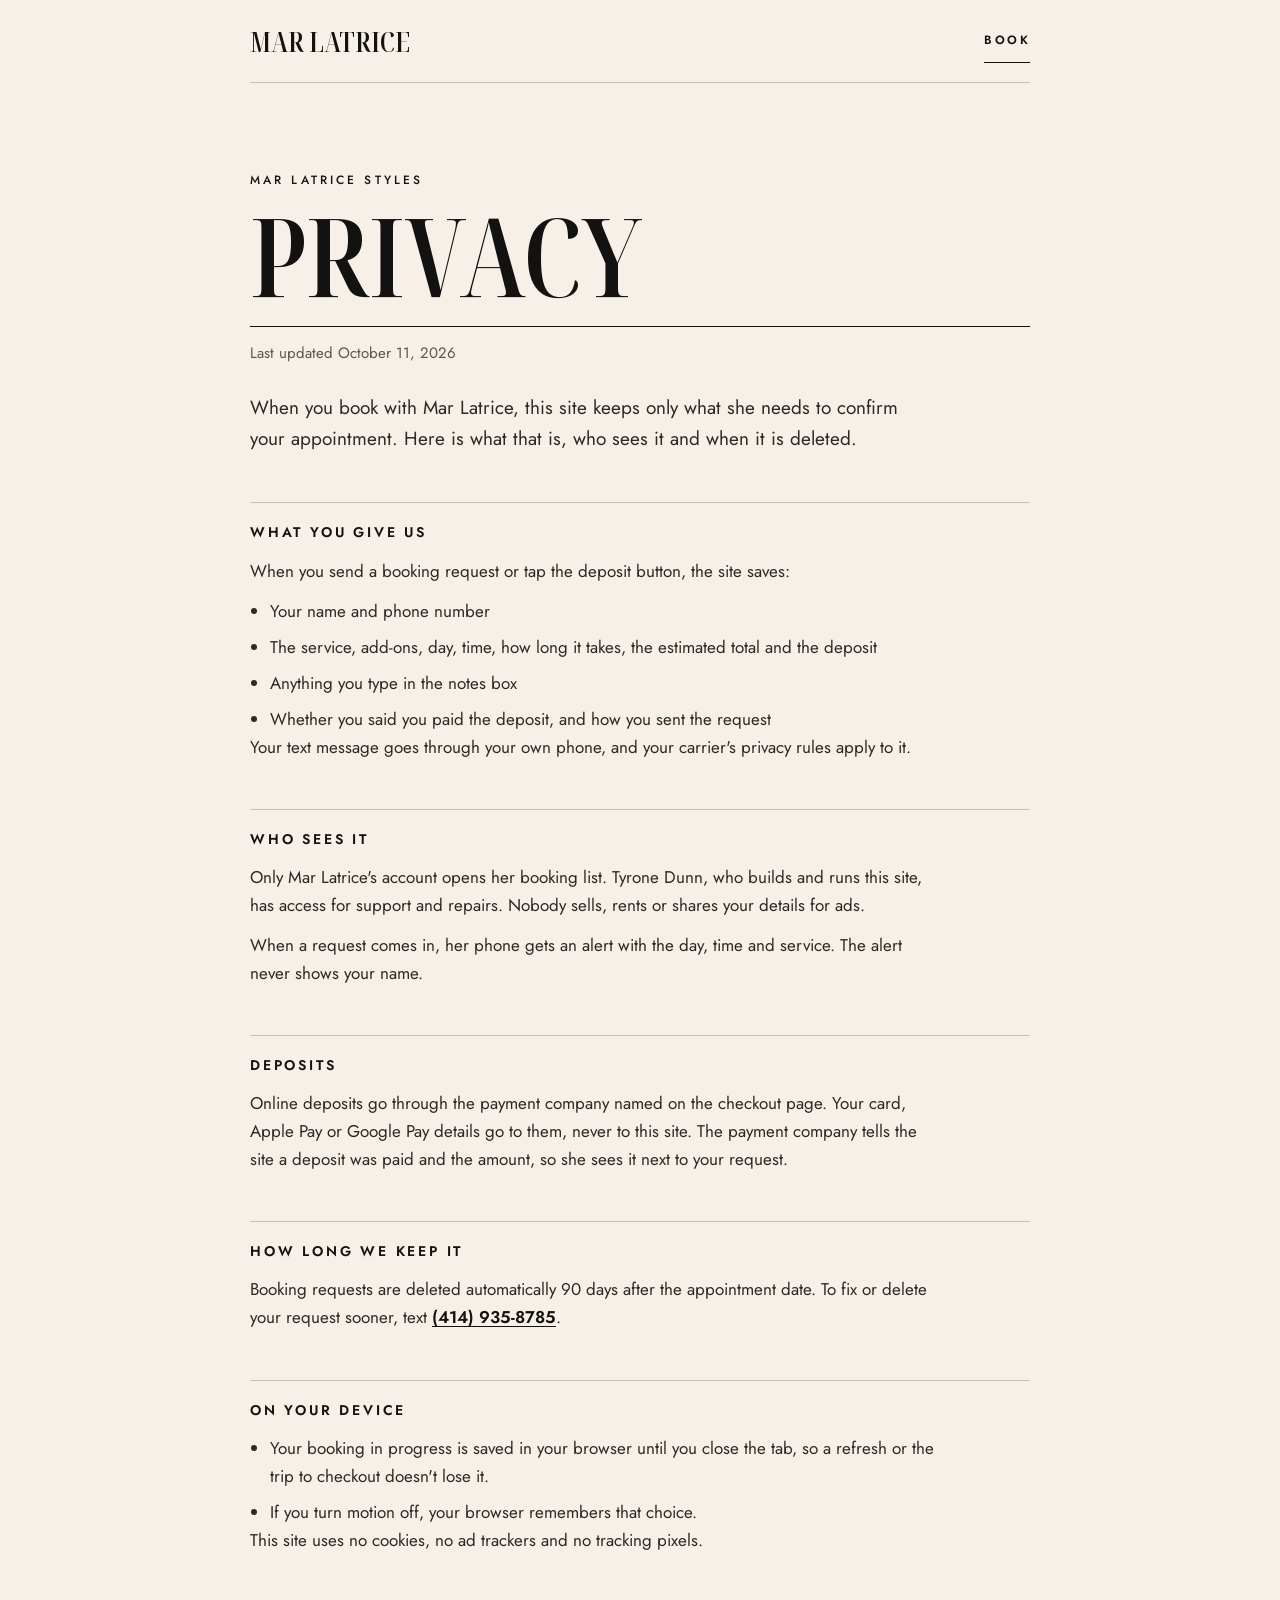
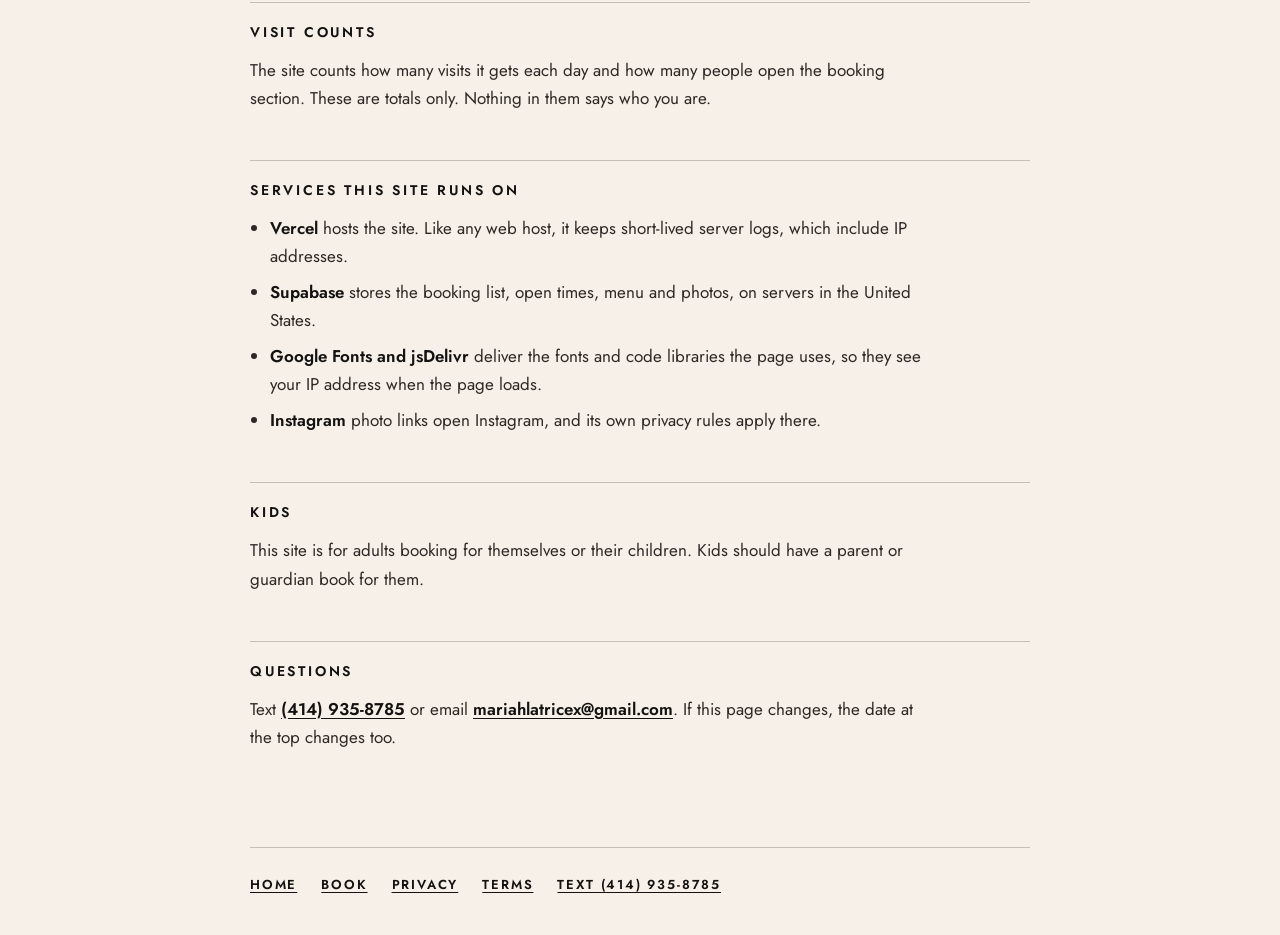
<file: privacy.html>
<!doctype html>
<html lang="en">
<head>
<meta charset="utf-8">
<meta name="viewport" content="width=device-width, initial-scale=1">
<title>Privacy | Mar Latrice Styles</title>
<meta name="description" content="What Mar Latrice Styles collects when you book, who sees it and when it is deleted.">
<link rel="canonical" href="https://mariahhairpage.vercel.app/privacy.html">
<meta name="theme-color" content="#F6F0E8">
<link rel="icon" href="img/logo.png" type="image/png">
<link rel="apple-touch-icon" href="img/icon-180.png">
<link rel="preconnect" href="https://fonts.googleapis.com">
<link rel="preconnect" href="https://fonts.gstatic.com" crossorigin>
<link rel="stylesheet" href="https://fonts.googleapis.com/css2?family=Jost:wght@400;500;600&family=Noto+Serif+Display:wdth,wght@62.5..100,400..800&display=swap">
<script>try{if(localStorage.getItem('ml-motion')==='off')document.documentElement.classList.add('rm')}catch(e){}</script>
<style>
*{box-sizing:border-box;margin:0}
html{background:#F6F0E8;color:#2E2925;-webkit-text-size-adjust:100%}
body{font:400 17px/1.65 'Jost',system-ui,sans-serif;-webkit-font-smoothing:antialiased;padding:0 20px}
.top{display:flex;align-items:center;justify-content:space-between;gap:16px;max-width:780px;margin:0 auto;padding:18px 0;border-bottom:1px solid rgba(20,18,16,.22)}
.top a{color:#141210;text-decoration:none;min-height:44px;display:inline-flex;align-items:center}
.mark{font-family:'Noto Serif Display',Didot,serif;font-stretch:62.5%;font-weight:600;font-size:28px;text-transform:uppercase}
.top .bk{font-size:12px;font-weight:600;letter-spacing:.2em;text-transform:uppercase;border-bottom:1.5px solid #141210}
main{max-width:780px;margin:0 auto;padding:clamp(40px,8vw,88px) 0 96px}
.k{display:block;font-size:12px;letter-spacing:.26em;text-transform:uppercase;color:#141210;margin-bottom:14px;font-weight:500}
h1{font-family:'Noto Serif Display',Didot,serif;font-stretch:62.5%;font-weight:600;font-size:clamp(56px,11vw,110px);line-height:.9;text-transform:uppercase;color:#141210}
.rule{border:0;border-top:1.5px solid #141210;margin:22px 0 0;transform-origin:left;animation:draw 1s cubic-bezier(.77,0,.175,1) .2s both}
@keyframes draw{from{transform:scaleX(0)}to{transform:none}}
.upd{margin-top:14px;color:#5F554B;font-size:15px}
.lead{margin-top:26px;font-size:19px;max-width:36em;color:#2E2925}
h2{font-family:'Jost',sans-serif;font-size:14px;font-weight:600;letter-spacing:.2em;text-transform:uppercase;color:#141210;margin-top:48px;padding-top:18px;border-top:1px solid rgba(20,18,16,.22)}
p,li{color:#2E2925;max-width:40em}
h2 + p,h2 + ul{margin-top:12px}
p + p{margin-top:12px}
ul{padding-left:20px;margin-top:12px}
li + li{margin-top:8px}
b{color:#141210;font-weight:600}
a{color:#141210;font-weight:600;text-underline-offset:3px}
a:focus-visible{outline:2px solid #141210;outline-offset:3px}
.r{opacity:0;transform:translateY(18px);animation:up .8s cubic-bezier(.16,1,.3,1) forwards}
.r:nth-child(2){animation-delay:.06s}.r:nth-child(3){animation-delay:.12s}.r:nth-child(4){animation-delay:.18s}
@keyframes up{to{opacity:1;transform:none}}
.rm .r,.rm .rule{opacity:1;transform:none;animation:none}
.foot{max-width:780px;margin:0 auto;padding:26px 0 40px;border-top:1px solid rgba(20,18,16,.22);display:flex;flex-wrap:wrap;gap:8px 24px;font-size:13px;letter-spacing:.14em;text-transform:uppercase}
</style>
</head>
<body>
<header class="top"><a class="mark" href="/">Mar Latrice</a><a class="bk" href="/#book">Book</a></header>
<main>
<span class="k r">Mar Latrice Styles</span>
<h1 class="r">Privacy</h1>
<hr class="rule">
<p class="upd r">Last updated October 11, 2026</p>
<p class="lead r">When you book with Mar Latrice, this site keeps only what she needs to confirm your appointment. Here is what that is, who sees it and when it is deleted.</p>

<h2>What you give us</h2>
<p>When you send a booking request or tap the deposit button, the site saves:</p>
<ul>
<li>Your name and phone number</li>
<li>The service, add-ons, day, time, how long it takes, the estimated total and the deposit</li>
<li>Anything you type in the notes box</li>
<li>Whether you said you paid the deposit, and how you sent the request</li>
</ul>
<p>Your text message goes through your own phone, and your carrier's privacy rules apply to it.</p>

<h2>Who sees it</h2>
<p>Only Mar Latrice's account opens her booking list. Tyrone Dunn, who builds and runs this site, has access for support and repairs. Nobody sells, rents or shares your details for ads.</p>
<p>When a request comes in, her phone gets an alert with the day, time and service. The alert never shows your name.</p>

<h2>Deposits</h2>
<p>Online deposits go through the payment company named on the checkout page. Your card, Apple Pay or Google Pay details go to them, never to this site. The payment company tells the site a deposit was paid and the amount, so she sees it next to your request.</p>

<h2>How long we keep it</h2>
<p>Booking requests are deleted automatically 90 days after the appointment date. To fix or delete your request sooner, text <a href="sms:+14149358785">(414) 935-8785</a>.</p>

<h2>On your device</h2>
<ul>
<li>Your booking in progress is saved in your browser until you close the tab, so a refresh or the trip to checkout doesn't lose it.</li>
<li>If you turn motion off, your browser remembers that choice.</li>
</ul>
<p>This site uses no cookies, no ad trackers and no tracking pixels.</p>

<h2>Visit counts</h2>
<p>The site counts how many visits it gets each day and how many people open the booking section. These are totals only. Nothing in them says who you are.</p>

<h2>Services this site runs on</h2>
<ul>
<li><b>Vercel</b> hosts the site. Like any web host, it keeps short-lived server logs, which include IP addresses.</li>
<li><b>Supabase</b> stores the booking list, open times, menu and photos, on servers in the United States.</li>
<li><b>Google Fonts and jsDelivr</b> deliver the fonts and code libraries the page uses, so they see your IP address when the page loads.</li>
<li><b>Instagram</b> photo links open Instagram, and its own privacy rules apply there.</li>
</ul>

<h2>Kids</h2>
<p>This site is for adults booking for themselves or their children. Kids should have a parent or guardian book for them.</p>

<h2>Questions</h2>
<p>Text <a href="sms:+14149358785">(414) 935-8785</a> or email <a href="mailto:mariahlatricex@gmail.com">mariahlatricex@gmail.com</a>. If this page changes, the date at the top changes too.</p>
</main>
<footer class="foot"><a href="/">Home</a><a href="/#book">Book</a><a href="/privacy.html">Privacy</a><a href="/terms.html">Terms</a><a href="sms:+14149358785">Text (414) 935-8785</a></footer>
</body>
</html>
</file>
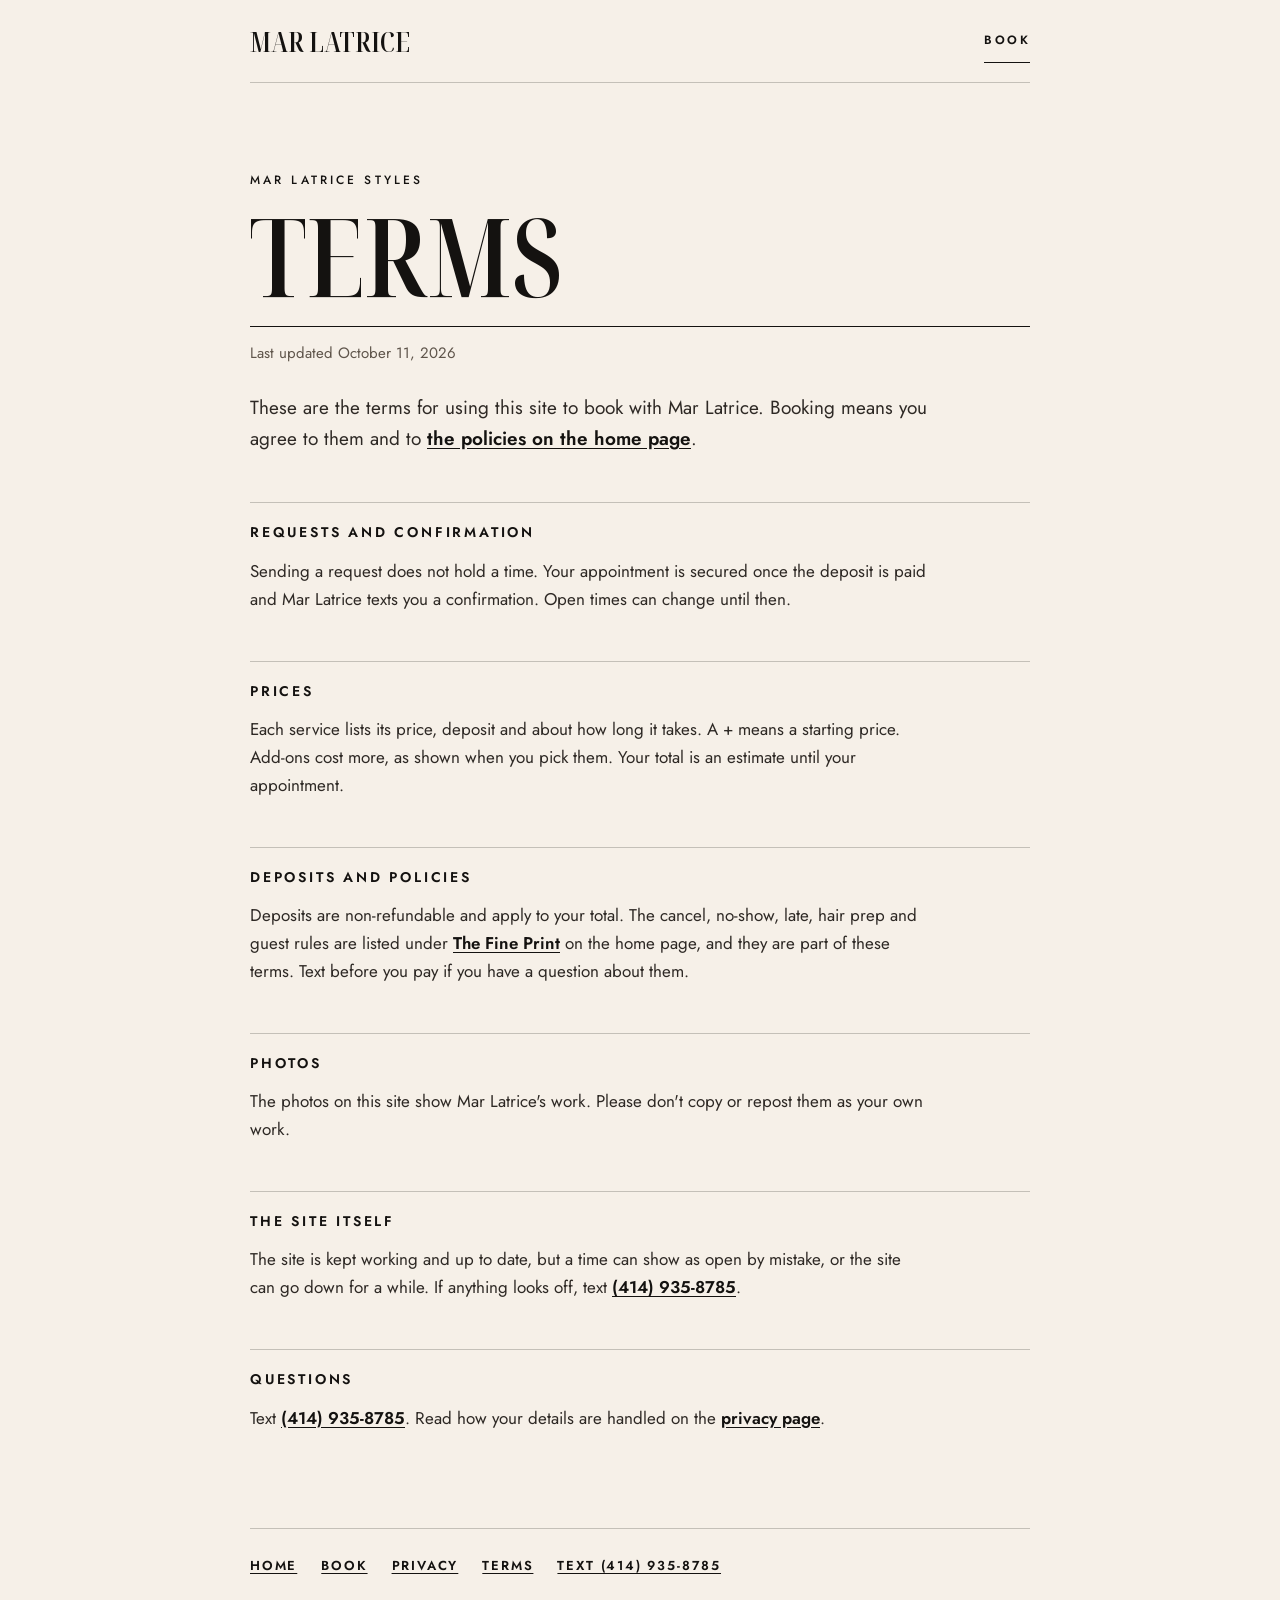
<file: terms.html>
<!doctype html>
<html lang="en">
<head>
<meta charset="utf-8">
<meta name="viewport" content="width=device-width, initial-scale=1">
<title>Terms | Mar Latrice Styles</title>
<meta name="description" content="The terms for booking with Mar Latrice Styles.">
<link rel="canonical" href="https://mariahhairpage.vercel.app/terms.html">
<meta name="theme-color" content="#F6F0E8">
<link rel="icon" href="img/logo.png" type="image/png">
<link rel="apple-touch-icon" href="img/icon-180.png">
<link rel="preconnect" href="https://fonts.googleapis.com">
<link rel="preconnect" href="https://fonts.gstatic.com" crossorigin>
<link rel="stylesheet" href="https://fonts.googleapis.com/css2?family=Jost:wght@400;500;600&family=Noto+Serif+Display:wdth,wght@62.5..100,400..800&display=swap">
<script>try{if(localStorage.getItem('ml-motion')==='off')document.documentElement.classList.add('rm')}catch(e){}</script>
<style>
*{box-sizing:border-box;margin:0}
html{background:#F6F0E8;color:#2E2925;-webkit-text-size-adjust:100%}
body{font:400 17px/1.65 'Jost',system-ui,sans-serif;-webkit-font-smoothing:antialiased;padding:0 20px}
.top{display:flex;align-items:center;justify-content:space-between;gap:16px;max-width:780px;margin:0 auto;padding:18px 0;border-bottom:1px solid rgba(20,18,16,.22)}
.top a{color:#141210;text-decoration:none;min-height:44px;display:inline-flex;align-items:center}
.mark{font-family:'Noto Serif Display',Didot,serif;font-stretch:62.5%;font-weight:600;font-size:28px;text-transform:uppercase}
.top .bk{font-size:12px;font-weight:600;letter-spacing:.2em;text-transform:uppercase;border-bottom:1.5px solid #141210}
main{max-width:780px;margin:0 auto;padding:clamp(40px,8vw,88px) 0 96px}
.k{display:block;font-size:12px;letter-spacing:.26em;text-transform:uppercase;color:#141210;margin-bottom:14px;font-weight:500}
h1{font-family:'Noto Serif Display',Didot,serif;font-stretch:62.5%;font-weight:600;font-size:clamp(56px,11vw,110px);line-height:.9;text-transform:uppercase;color:#141210}
.rule{border:0;border-top:1.5px solid #141210;margin:22px 0 0;transform-origin:left;animation:draw 1s cubic-bezier(.77,0,.175,1) .2s both}
@keyframes draw{from{transform:scaleX(0)}to{transform:none}}
.upd{margin-top:14px;color:#5F554B;font-size:15px}
.lead{margin-top:26px;font-size:19px;max-width:36em;color:#2E2925}
h2{font-family:'Jost',sans-serif;font-size:14px;font-weight:600;letter-spacing:.2em;text-transform:uppercase;color:#141210;margin-top:48px;padding-top:18px;border-top:1px solid rgba(20,18,16,.22)}
p,li{color:#2E2925;max-width:40em}
h2 + p,h2 + ul{margin-top:12px}
p + p{margin-top:12px}
ul{padding-left:20px;margin-top:12px}
li + li{margin-top:8px}
b{color:#141210;font-weight:600}
a{color:#141210;font-weight:600;text-underline-offset:3px}
a:focus-visible{outline:2px solid #141210;outline-offset:3px}
.r{opacity:0;transform:translateY(18px);animation:up .8s cubic-bezier(.16,1,.3,1) forwards}
.r:nth-child(2){animation-delay:.06s}.r:nth-child(3){animation-delay:.12s}.r:nth-child(4){animation-delay:.18s}
@keyframes up{to{opacity:1;transform:none}}
.rm .r,.rm .rule{opacity:1;transform:none;animation:none}
.foot{max-width:780px;margin:0 auto;padding:26px 0 40px;border-top:1px solid rgba(20,18,16,.22);display:flex;flex-wrap:wrap;gap:8px 24px;font-size:13px;letter-spacing:.14em;text-transform:uppercase}
</style>
</head>
<body>
<header class="top"><a class="mark" href="/">Mar Latrice</a><a class="bk" href="/#book">Book</a></header>
<main>
<span class="k r">Mar Latrice Styles</span>
<h1 class="r">Terms</h1>
<hr class="rule">
<p class="upd r">Last updated October 11, 2026</p>
<p class="lead r">These are the terms for using this site to book with Mar Latrice. Booking means you agree to them and to <a href="/#policies">the policies on the home page</a>.</p>

<h2>Requests and confirmation</h2>
<p>Sending a request does not hold a time. Your appointment is secured once the deposit is paid and Mar Latrice texts you a confirmation. Open times can change until then.</p>

<h2>Prices</h2>
<p>Each service lists its price, deposit and about how long it takes. A + means a starting price. Add-ons cost more, as shown when you pick them. Your total is an estimate until your appointment.</p>

<h2>Deposits and policies</h2>
<p>Deposits are non-refundable and apply to your total. The cancel, no-show, late, hair prep and guest rules are listed under <a href="/#policies">The Fine Print</a> on the home page, and they are part of these terms. Text before you pay if you have a question about them.</p>

<h2>Photos</h2>
<p>The photos on this site show Mar Latrice's work. Please don't copy or repost them as your own work.</p>

<h2>The site itself</h2>
<p>The site is kept working and up to date, but a time can show as open by mistake, or the site can go down for a while. If anything looks off, text <a href="sms:+14149358785">(414) 935-8785</a>.</p>

<h2>Questions</h2>
<p>Text <a href="sms:+14149358785">(414) 935-8785</a>. Read how your details are handled on the <a href="/privacy.html">privacy page</a>.</p>
</main>
<footer class="foot"><a href="/">Home</a><a href="/#book">Book</a><a href="/privacy.html">Privacy</a><a href="/terms.html">Terms</a><a href="sms:+14149358785">Text (414) 935-8785</a></footer>
</body>
</html>
</file>
